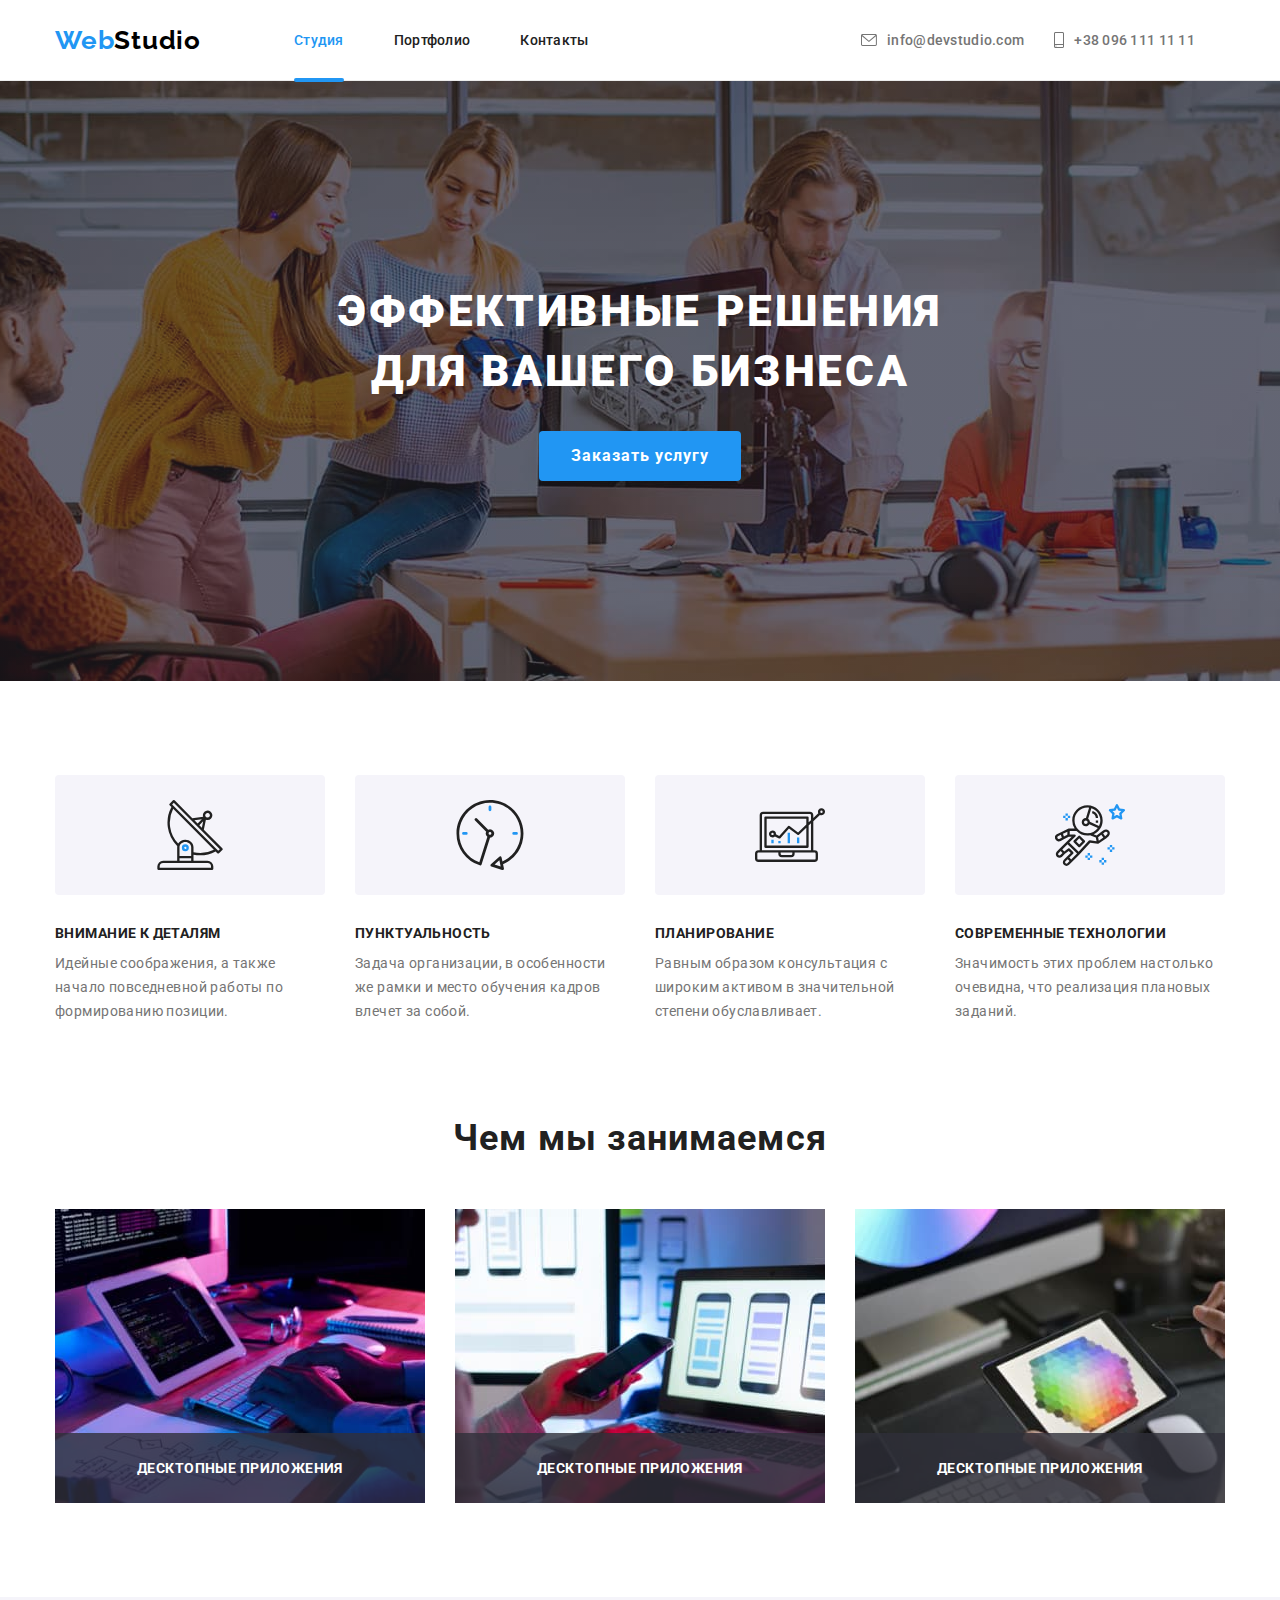
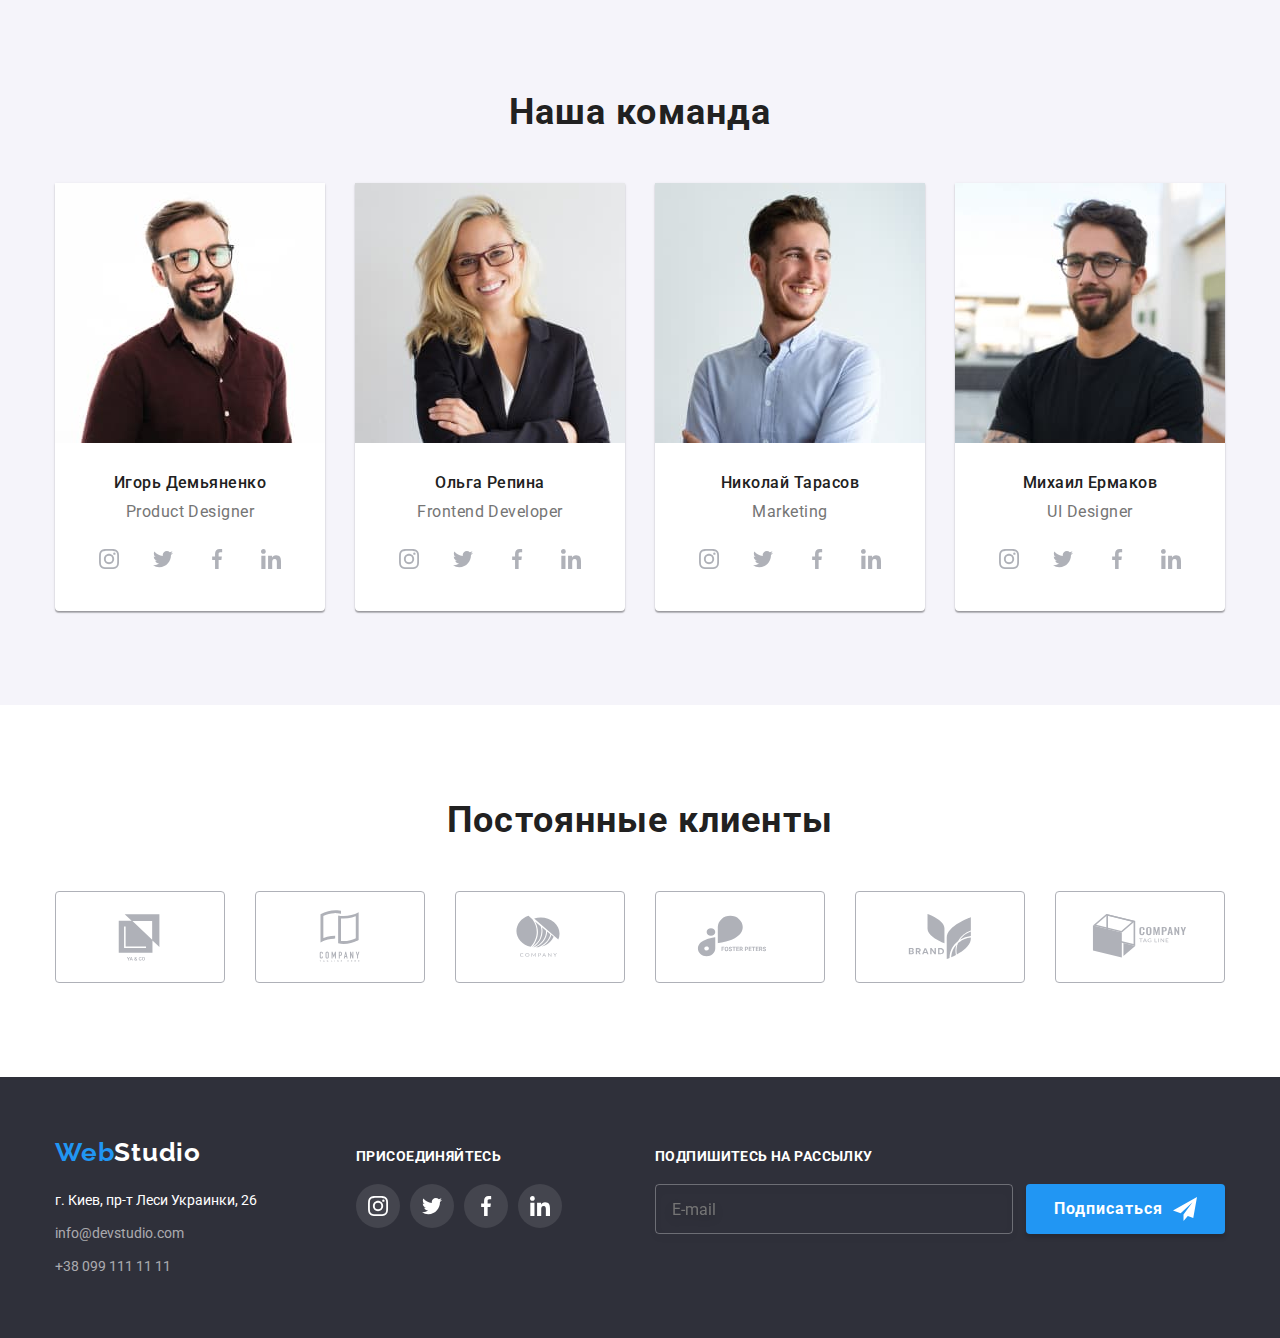
<file: index.html>
<!DOCTYPE html>
<html lang="ru">

<head>
    <meta charset="UTF-8">
    <meta http-equiv="X-UA-Compatible" content="IE=edge">
    <meta name="viewport" content="width=device-width, initial-scale=1.0">
    <link rel="stylesheet"
        href="https://cdnjs.cloudflare.com/ajax/libs/modern-normalize/1.0.0/modern-normalize.min.css" />
    <link rel="preconnect" href="https://fonts.googleapis.com">
    <link rel="preconnect" href="https://fonts.gstatic.com" crossorigin>
    <link
        href="https://fonts.googleapis.com/css2?family=Raleway:wght@700&family=Roboto:wght@400;500;700;900&display=swap"
        rel="stylesheet">
    <link rel="stylesheet" href="./css/styles.css" />
    <title>Web-Studio-(Version-2.1)</title>
</head>

<body>
    <header class="topline">
        <div class="container topper">
            <nav class="navigation">
                <a href="index.html" lang="en" class="logo">Web<span class="logo-top">Studio</span></a>
                <ul class="nav-list">
                    <li class="top-li"><a href="index.html" class="nav-link current">Студия</a></li>
                    <li class="top-li"><a href="portfolio.html" class="nav-link">Портфолио</a></li>
                    <li class="top-li"><a href="contacts.html" class="nav-link">Контакты</a></li>
                </ul>
            </nav>
            <ul class="contacts-top">
                <li class="top-li-contacts"><a href="mailto:info@devstudio.com" class="contacts-top-link">
                        <svg class="contacts-top-link-icon" width="16" height="12">
                            <use href="./images/icons.svg#icon-email"></use>
                        </svg>

                        info@devstudio.com</a>
                </li>
                <li class="top-li-contacts"><a href="tel:+380961111111" class="contacts-top-link">
                        <svg class="contacts-top-link-icon" width="10" height="16">
                            <use href="./images/icons.svg#icon-smartphone"></use>
                        </svg>

                        +38 096 111 11 11</a></li>
            </ul>
        </div>
    </header>
    <main>
        <section class="order">
            <div class="container">
                <h1 class="header">Эффективные решения для вашего бизнеса</h1>
                <button type="button" class="order-button" data-modal-open>Заказать услугу</button>
            </div>
            <div class="backdrop is-hidden" data-modal>
                <div class="modal">
                    <button class="modal-close" data-modal-close>
                        <svg class="close-icon" width="18" height="18">
                            <use href="./images/icons.svg#icon-close"></use>
                        </svg>
                    </button>
                    <h2 class="modal-header">Оставьте свои данные, мы вам перезвоним</h2>
                    <form class="modal-form">
                        <ul class="form-item">
                            <li class="form-li">
                                <label for="name" class="form-label">Имя</label>
                                <div class="input-box">
                                    <input type="text" name="name" id="name" class="form-input">
                                    <svg class="form-icon" width="18" height="18">
                                        <use href="./images/icons.svg#icon-person"></use>
                                    </svg>
                                </div>
                            </li>
                            <li class="form-li">
                                <label for="tel" class="form-label">Телефон</label>
                                <div class="input-box">
                                    <input type="tel" name="phone_number" id="tel" class="form-input">
                                    <svg class="form-icon" width="18" height="18">
                                        <use href="./images/icons.svg#icon-phone"></use>
                                    </svg>
                                </div>
                            </li>
                            <li class="form-li">
                                <label for="email" class="form-label">Почта</label>
                                <div class="input-box">
                                    <input type="email" name="email" id="email" class="form-input">
                                    <svg class="form-icon" width="18" height="18">
                                        <use href="./images/icons.svg#icon-email-black"></use>
                                    </svg>
                                </div>
                            </li>
                            <li class="form-li-text">
                                <label for="comment" class="form-label">Комментарий</label>
                                <textarea class="form-input-text" name="comment" id="comment"
                                    placeholder="Введите текст"></textarea>

                            </li>
                            <li class="form-li">
                                <label for="terms" class="form-checkbox">
                                    <input name="terms" id="terms" type="checkbox" class="checkbox visually-hidden" required>
                                    <span class="form-checkbox-item"></span>
                                    <span class="form-checkbox-border"></span>
                                    <svg class="form-checkbox-icon" width="16" height="15">
                                        <use href="./images/icons.svg#icon-check"></use>
                                    </svg>

                                    <span class="form-checkbox-text">Соглашаюсь с рассылкой и принимаю <a
                                            class="link-terms" href="" target="_blank">Условия договора</a></span>
                                </label>
                            </li>
                        </ul>
                        <button type="submit" class="form-button">Отправить</button>
                    </form>
                </div>
            </div>
        </section>
        <section class="section feature-padding">
            <div class="container">
                <h2 class="visually-hidden">Особенности</h2>
                <ul class="list">
                    <li class="feature box-margin">
                        <div class="feature-logo">
                            <svg width="70" height="70">
                                <use href="./images/icons.svg#icon-antenna"></use>
                            </svg>

                        </div>
                        <h3 class="feature-header">Внимание к деталям</h3>
                        <p class="feature-text">Идейные соображения, а также начало повседневной работы по формированию
                            позиции.</p>
                    </li>
                    <li class="feature box-margin">
                        <div class="feature-logo">
                            <svg width="70" height="70">
                                <use href="./images/icons.svg#icon-clock"></use>
                            </svg>

                        </div>
                        <h3 class="feature-header">Пунктуальность</h3>
                        <p class="feature-text">Задача организации, в особенности же рамки и место обучения кадров
                            влечет за
                            собой.</p>
                    </li>
                    <li class="feature box-margin">
                        <div class="feature-logo">
                            <svg width="70" height="70">
                                <use href="./images/icons.svg#icon-diagram"></use>
                            </svg>

                        </div>
                        <h3 class="feature-header">Планирование</h3>
                        <p class="feature-text">Равным образом консультация с широким активом в значительной степени
                            обуславливает.</p>
                    </li>
                    <li class="feature box-margin">
                        <div class="feature-logo">
                            <svg width="70" height="70">
                                <use href="./images/icons.svg#icon-astronaut"></use>
                            </svg>

                        </div>
                        <h3 class="feature-header">Современные технологии</h3>
                        <p class="feature-text">Значимость этих проблем настолько очевидна, что реализация плановых
                            заданий.
                        </p>
                    </li>
                </ul>
            </div>
        </section>
        <section class="section">
            <div class="container">
                <h2 class="about-header">Чем мы занимаемся</h2>
                <ul class="list">
                    <li class="about-box box-margin">
                        <img src="images/box1.jpg" alt="Разработка програмного обеспечения" width="370" />
                        <p class="box-label">Десктопные приложения</p>
                    </li>
                    <li class="about-box box-margin">
                        <img src="images/box2.jpg" alt="Тестирование модильных приложений" width="370" />
                        <p class="box-label">Десктопные приложения</p>
                    </li>
                    <li class="about-box box-margin">
                        <img src="images/box3.jpg" alt="Работа с палитрой цветов" width="370" />
                        <p class="box-label">Десктопные приложения</p>
                    </li>
                </ul>
            </div>
        </section>
        <section class="section team-background">
            <div class="container">
                <h2 class="team-header">Наша команда</h2>
                <ul class="team list">
                    <li class="team-card box-margin">
                        <img src="images/card1.jpg" alt="Фото Игоря Демьяненко" width="270" />
                        <div class="member">
                            <h3 class="member-name">Игорь Демьяненко</h3>
                            <p lang="en" class="member-profession">Product Designer</p>
                            <ul class="member-social">
                                <li><a href=" " class="member-social-link">
                                        <svg class="member-social-icon" width="20" height="20">
                                            <use href="./images/icons.svg#icon-instagram"></use>
                                        </svg>

                                    </a></li>
                                <li><a href=" " class="member-social-link">
                                        <svg class="member-social-icon" width="20" height="20">
                                            <use href="./images/icons.svg#icon-twitter"></use>
                                        </svg>

                                    </a></li>
                                <li><a href=" " class="member-social-link">
                                        <svg class="member-social-icon" width="20" height="20">
                                            <use href="./images/icons.svg#icon-facebook"></use>
                                        </svg>

                                    </a></li>
                                <li><a href=" " class="member-social-link">
                                        <svg class="member-social-icon" width="20" height="20">
                                            <use href="./images/icons.svg#icon-linkedin"></use>
                                        </svg>

                                    </a></li>
                            </ul>
                        </div>
                    </li>
                    <li class="team-card box-margin">
                        <img src="images/card2.jpg" alt="Фото Ольги Репиной" width="270" />
                        <div class="member">
                            <h3 class="member-name">Ольга Репина</h3>
                            <p lang="en" class="member-profession">Frontend Developer</p>
                            <ul class="member-social">
                                <li><a href=" " class="member-social-link">
                                        <svg class="member-social-icon" width="20" height="20">
                                            <use href="./images/icons.svg#icon-instagram"></use>
                                        </svg>

                                    </a></li>
                                <li><a href=" " class="member-social-link">
                                        <svg class="member-social-icon" width="20" height="20">
                                            <use href="./images/icons.svg#icon-twitter"></use>
                                        </svg>

                                    </a></li>
                                <li><a href=" " class="member-social-link">
                                        <svg class="member-social-icon" width="20" height="20">
                                            <use href="./images/icons.svg#icon-facebook"></use>
                                        </svg>

                                    </a></li>
                                <li><a href=" " class="member-social-link">
                                        <svg class="member-social-icon" width="20" height="20">
                                            <use href="./images/icons.svg#icon-linkedin"></use>
                                        </svg>

                                    </a></li>
                            </ul>

                        </div>
                    </li>
                    <li class="team-card box-margin">
                        <img src="images/card3.jpg" alt="Фото  Николая Тарасова" width="270" />
                        <div class="member">
                            <h3 class="member-name">Николай Тарасов</h3>
                            <p lang="en" class="member-profession">Marketing</p>
                            <ul class="member-social">
                                <li><a href=" " class="member-social-link">
                                        <svg class="member-social-icon" width="20" height="20">
                                            <use href="./images/icons.svg#icon-instagram"></use>
                                        </svg>

                                    </a></li>
                                <li><a href=" " class="member-social-link">
                                        <svg class="member-social-icon" width="20" height="20">
                                            <use href="./images/icons.svg#icon-twitter"></use>
                                        </svg>

                                    </a></li>
                                <li><a href=" " class="member-social-link">
                                        <svg class="member-social-icon" width="20" height="20">
                                            <use href="./images/icons.svg#icon-facebook"></use>
                                        </svg>

                                    </a></li>
                                <li><a href=" " class="member-social-link">
                                        <svg class="member-social-icon" width="20" height="20">
                                            <use href="./images/icons.svg#icon-linkedin"></use>
                                        </svg>

                                    </a></li>
                            </ul>

                        </div>
                    </li>
                    <li class="team-card box-margin">
                        <img src="images/card4.jpg" alt="Фото Михаила Ермакова" width="270" />
                        <div class="member">
                            <h3 class="member-name">Михаил Ермаков</h3>
                            <p lang="en" class="member-profession">UI Designer</p>
                            <ul class="member-social">
                                <li><a href=" " class="member-social-link">
                                        <svg class="member-social-icon" width="20" height="20">
                                            <use href="./images/icons.svg#icon-instagram"></use>
                                        </svg>

                                    </a></li>
                                <li><a href=" " class="member-social-link">
                                        <svg class="member-social-icon" width="20" height="20">
                                            <use href="./images/icons.svg#icon-twitter"></use>
                                        </svg>

                                    </a></li>
                                <li><a href=" " class="member-social-link">
                                        <svg class="member-social-icon" width="20" height="20">
                                            <use href="./images/icons.svg#icon-facebook"></use>
                                        </svg>

                                    </a></li>
                                <li><a href=" " class="member-social-link">
                                        <svg class="member-social-icon" width="20" height="20">
                                            <use href="./images/icons.svg#icon-linkedin"></use>
                                        </svg>

                                    </a></li>
                            </ul>

                        </div>
                    </li>
                </ul>
            </div>
        </section>
        <section class="section">
            <div class="container">
                <h2 class="client-heder">Постоянные клиенты</h2>
                <ul class="client-ul">
                    <li><a href=" " class="client-link">
                            <svg class="client-icon" width="106" height="60">
                                <use href="./images/icons.svg#icon-logo1"></use>
                            </svg>

                        </a></li>
                    <li><a href=" " class="client-link">
                            <svg class="client-icon" width="106" height="60">
                                <use href="./images/icons.svg#icon-logo2"></use>
                            </svg>

                        </a></li>
                    <li><a href=" " class="client-link">
                            <svg class="client-icon" width="106" height="60">
                                <use href="./images/icons.svg#icon-logo3"></use>
                            </svg>

                        </a></li>
                    <li><a href=" " class="client-link">
                            <svg class="client-icon" width="106" height="60">
                                <use href="./images/icons.svg#icon-logo4"></use>
                            </svg>

                        </a></li>
                    <li><a href=" " class="client-link">
                            <svg class="client-icon" width="106" height="60">
                                <use href="./images/icons.svg#icon-logo5"></use>
                            </svg>

                        </a></li>
                    <li><a href=" " class="client-link">
                            <svg class="client-icon" width="106" height="60">
                                <use href="./images/icons.svg#icon-logo6"></use>
                            </svg>
                        </a></li>
                </ul>
            </div>
        </section>
    </main>
    <footer class="footer-styles">
        <div class="container footer-item">
            <div class="contacts-bottom-box">
                <a href="index.html" lang="en" class="logo">Web<span class="logo-bottom">Studio</span></a>
                <address class="address">
                    <ul>
                        <li class="contacts-bottom"><a href="https://goo.gl/maps/pBQsYzYw25E7k7aP6"
                                class="address-link">г.
                                Киев, пр-т Леси
                                Украинки,
                                26</a></li>
                        <li class="contacts-bottom"><a href="mailto:info@devstudio.com"
                                class="contacts-bottom-link">info@devstudio.com</a></li>
                        <li><a href="tel:+380991111111" class="contacts-bottom-link">+38 099 111 11 11</a></li>
                    </ul>
                </address>
            </div>
            <div class="social">
                <h2 class="social-heder">присоединяйтесь</h2>
                <ul class="social-ul">
                    <li><a href=" " class="social-link-bottom">
                            <svg class="social-icon" width="20" height="20">
                                <use href="./images/icons.svg#icon-instagram"></use>
                            </svg>

                        </a></li>
                    <li><a href=" " class="social-link-bottom">
                            <svg class="social-icon" width="20" height="20">
                                <use href="./images/icons.svg#icon-twitter"></use>
                            </svg>

                        </a></li>
                    <li><a href=" " class="social-link-bottom">
                            <svg class="social-icon" width="20" height="20">
                                <use href="./images/icons.svg#icon-facebook"></use>
                            </svg>

                        </a></li>
                    <li><a href=" " class="social-link-bottom">
                            <svg class="social-icon" width="20" height="20">
                                <use href="./images/icons.svg#icon-linkedin"></use>
                            </svg>

                        </a></li>
                </ul>
            </div>
            <div class="subscription">
                <h2 class="subscription-heder">Подпишитесь на рассылку</h2>
                <form class="subscription-item">
                    <input type="email" name="email-bottom" id="email-bottom" class="subscription-input"
                        placeholder="E-mail">
                    <button type="submit" class="subscription-button">Подписаться
                        <svg class="subscription-icon" width="24" height="24">
                            <use href="./images/icons.svg#icon-send"></use>
                        </svg>
                    </button>
                </form>
            </div>
        </div>
    </footer>
    <script src="./js/modal.js"></script>
</body>

</html>
</file>
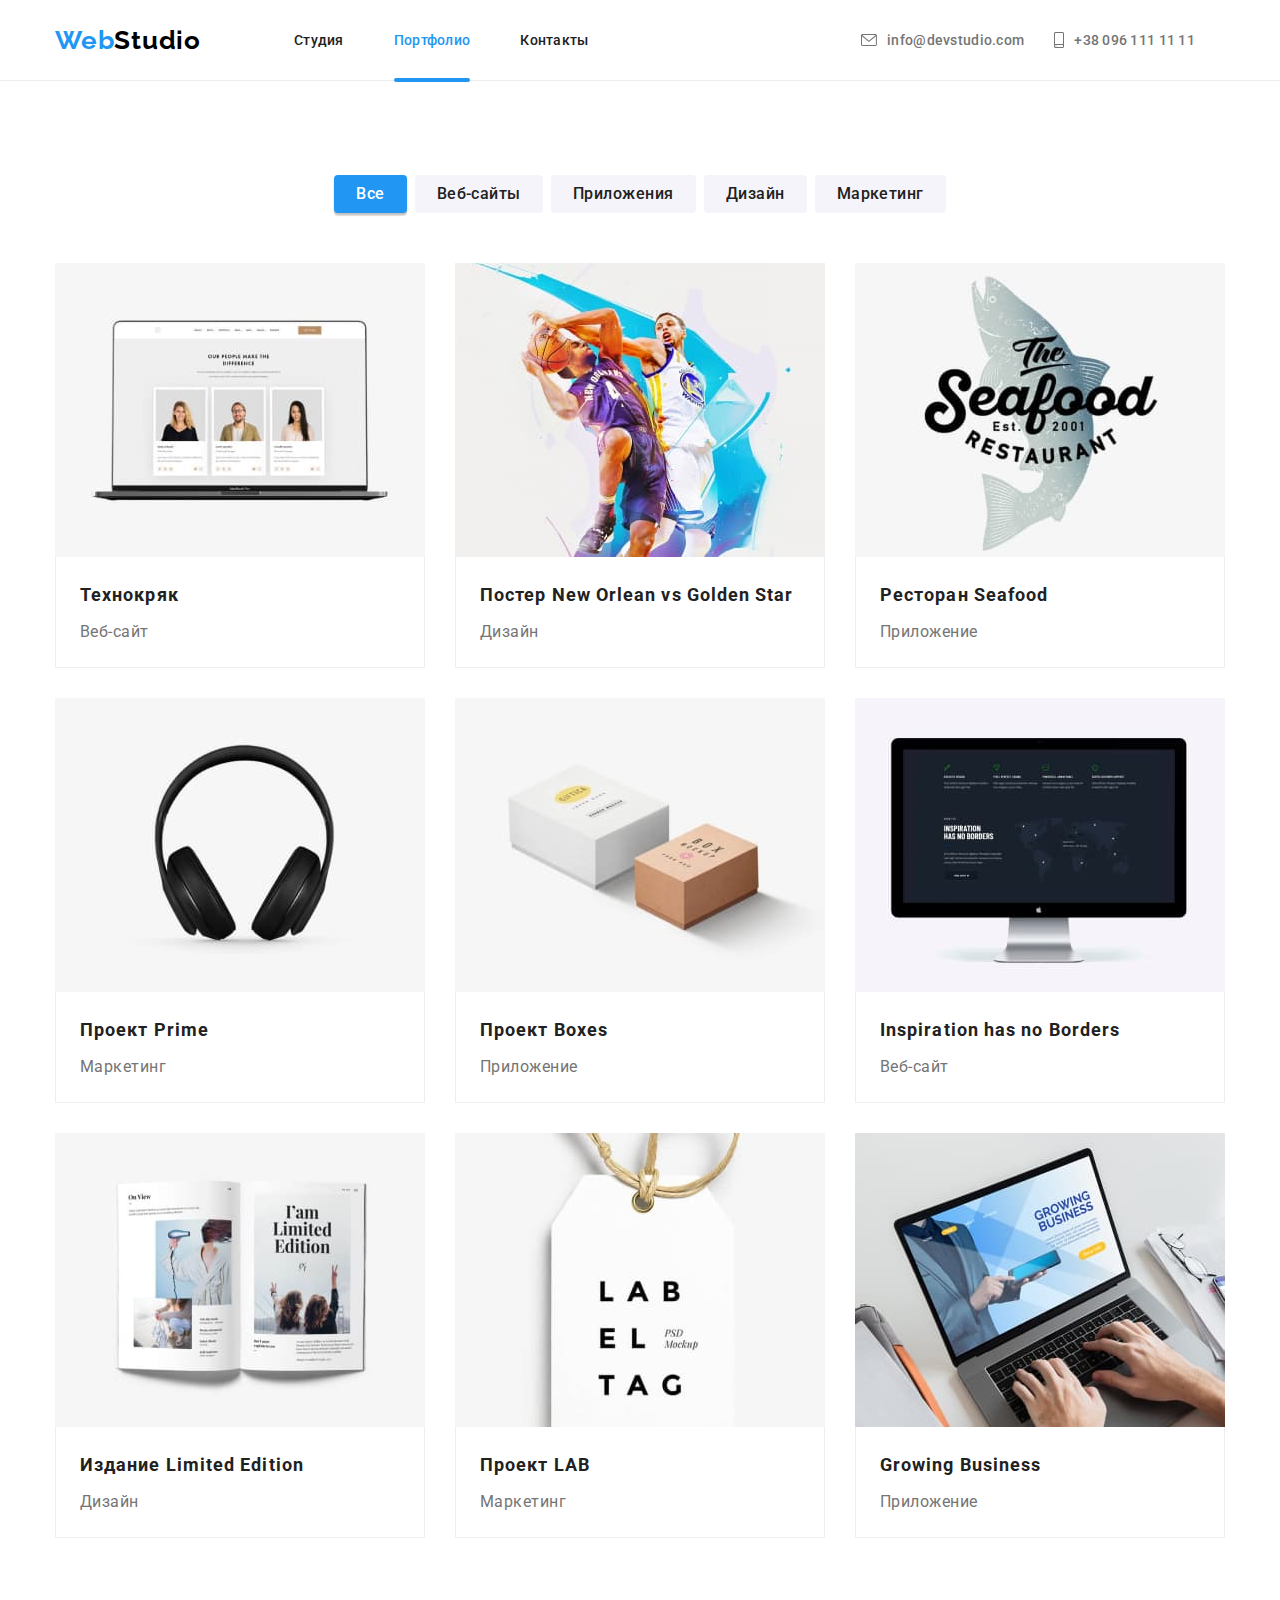
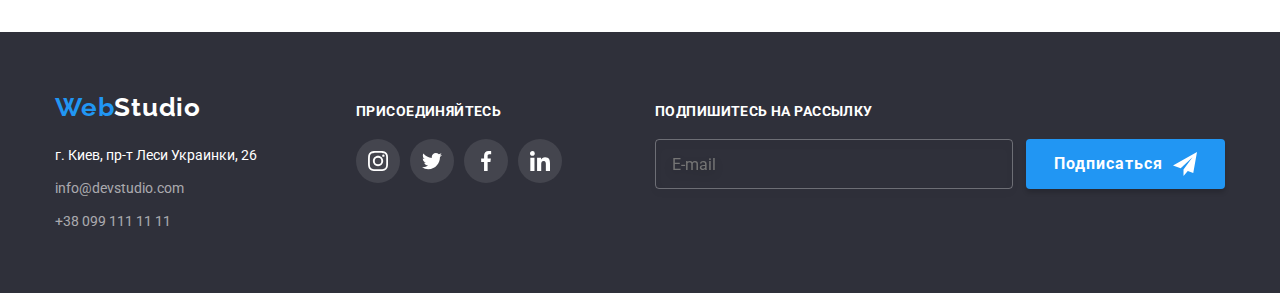
<file: portfolio.html>
<!DOCTYPE html>
<html lang="ru">

<head>
    <meta charset="UTF-8">
    <meta http-equiv="X-UA-Compatible" content="IE=edge">
    <meta name="viewport" content="width=device-width, initial-scale=1.0">
    <link rel="stylesheet"
        href="https://cdnjs.cloudflare.com/ajax/libs/modern-normalize/1.0.0/modern-normalize.min.css" />
    <link rel="preconnect" href="https://fonts.googleapis.com">
    <link rel="preconnect" href="https://fonts.gstatic.com" crossorigin>
    <link
        href="https://fonts.googleapis.com/css2?family=Raleway:wght@700&family=Roboto:wght@400;500;700;900&display=swap"
        rel="stylesheet">
    <link rel="stylesheet" href="./css/styles.css" />
    <title>Портфолио</title>
</head>

<body>
    <header class="topline">
        <div class="container topper">
            <nav class="navigation">
                <a href="index.html" lang="en" class="logo">Web<span class="logo-top">Studio</span></a>
                <ul class="nav-list">
                    <li class="top-li"><a href="index.html" class="nav-link">Студия</a></li>
                    <li class="top-li"><a href="portfolio.html" class="nav-link current">Портфолио</a></li>
                    <li class="top-li"><a href="contacts.html" class="nav-link">Контакты</a></li>
                </ul>
            </nav>
            <ul class="contacts-top">
                <li class="top-li-contacts"><a href="mailto:info@devstudio.com" class="contacts-top-link">
                        <svg class="contacts-top-link-icon" width="16" height="12">
                            <use href="./images/icons.svg#icon-email"></use>
                        </svg>

                        info@devstudio.com</a>
                </li>
                <li class="top-li-contacts"><a href="tel:+380961111111" class="contacts-top-link">
                        <svg class="contacts-top-link-icon" width="10" height="16">
                            <use href="./images/icons.svg#icon-smartphone"></use>
                        </svg>

                        +38 096 111 11 11</a></li>
            </ul>

        </div>
    </header>
    <main>
        <section class="section">
            <div class="container">
                <h1 class="visually-hidden">Работы</h1>
                <ul class="filter">
                    <li class="filter-box"><button type="button" class="filter-button primary">Все</button></li>
                    <li class="filter-box"><button type="button" class="filter-button">Веб-сайты</button></li>
                    <li class="filter-box"><button type="button" class="filter-button">Приложения</button></li>
                    <li class="filter-box"><button type="button" class="filter-button">Дизайн</button></li>
                    <li class="filter-box"><button type="button" class="filter-button">Маркетинг</button></li>
                </ul>
                <ul class="portfolio">
                    <li class="project-margin"><a href=" " class="project-link">
                            <div class="project-pictures">
                                <img src="images/portfolio1.jpg" alt="Технокряк" width="370" />
                                <div class="project-overlay">
                                    <p class="project-description">Технокряк это современная площадка распространения
                                        короновируса. Компания использует эту платформу для цифрового шпионажа и атак на
                                        защищенные сервера конкурентов.</p>
                                </div>
                            </div>
                            <div class="project">
                                <h2 class="project-heder">Технокряк</h2>
                                <p class="project-text">Веб-сайт</p>
                            </div>
                        </a>
                    </li>
                    <li class="project-margin"><a href=" " class="project-link">
                            <div class="project-pictures">
                                <img src="images/portfolio2.jpg" alt="Постер New Orlean vs Golden Star" width="370" />
                                <div class="project-overlay">
                                    <p class="project-description">Ресурс предлагает комплексные предложения с разным
                                        уровнем функционала и сервисов. Все это позволит посетителю получить
                                        исчерпывающие сведения о компании или частном лице.</p>
                                </div>
                            </div>
                            <div class="project">
                                <h2 class="project-heder">Постер <span lang="en">New Orlean vs Golden Star</span></h2>
                                <p class="project-text">Дизайн</p>
                            </div>
                        </a>
                    </li>
                    <li class="project-margin"><a href=" " class="project-link">
                            <div class="project-pictures">
                                <img src="images/portfolio3.jpg" alt="Ресторан Seafood" width="370" />
                                <div class="project-overlay">
                                    <p class="project-description">Ресурс предлагает комплексные предложения с разным
                                        уровнем функционала и сервисов. Все это позволит посетителю получить
                                        исчерпывающие сведения о компании или частном лице.</p>
                                </div>
                            </div>
                            <div class="project">
                                <h2 class="project-heder">Ресторан <span lang="en">Seafood</span></h2>
                                <p class="project-text">Приложение</p>
                            </div>
                        </a>
                    </li>
                    <li class="project-margin"><a href=" " class="project-link">
                            <div class="project-pictures">
                                <img src="images/portfolio4.jpg" alt="Проект Prime" width="370" />
                                <div class="project-overlay">
                                    <p class="project-description">Ресурс предлагает комплексные предложения с разным
                                        уровнем функционала и сервисов. Все это позволит посетителю получить
                                        исчерпывающие сведения о компании или частном лице.</p>
                                </div>
                            </div>
                            <div class="project">
                                <h2 class="project-heder">Проект <span lang="en">Prime</span></h2>
                                <p class="project-text">Маркетинг</p>
                            </div>
                        </a>
                    </li>
                    <li class="project-margin"><a href=" " class="project-link">
                            <div class="project-pictures">
                                <img src="images/portfolio5.jpg" alt="Проект Boxes" width="370" />
                                <div class="project-overlay">
                                    <p class="project-description">Ресурс предлагает комплексные предложения с разным
                                        уровнем функционала и сервисов. Все это позволит посетителю получить
                                        исчерпывающие сведения о компании или частном лице.</p>
                                </div>
                            </div>
                            <div class="project">
                                <h2 class="project-heder">Проект <span lang="en">Boxes</span></h2>
                                <p class="project-text">Приложение</p>
                            </div>
                        </a>
                    </li>
                    <li lang="en" class="project-margin"><a href=" " class="project-link">
                            <div class="project-pictures">
                                <img src="images/portfolio6.jpg" alt="Inspiration has no Borders" width="370"
                                    lang="en" />
                                <div class="project-overlay">
                                    <p class="project-description">Ресурс предлагает комплексные предложения с разным
                                        уровнем функционала и сервисов. Все это позволит посетителю получить
                                        исчерпывающие сведения о компании или частном лице.</p>
                                </div>
                            </div>
                            <div class="project">
                                <h2 class="project-heder" lang="en">Inspiration has no Borders</h2>
                                <p lang="ru" class="project-text">Веб-сайт</p>
                            </div>
                        </a>
                    </li>
                    <li class="project-margin"><a href=" " class="project-link">
                            <div class="project-pictures">
                                <img src="images/portfolio7.jpg" alt="Издание Limited Edition" width="370" />
                                <div class="project-overlay">
                                    <p class="project-description">Ресурс предлагает комплексные предложения с разным
                                        уровнем функционала и сервисов. Все это позволит посетителю получить
                                        исчерпывающие сведения о компании или частном лице.</p>
                                </div>
                            </div>
                            <div class="project">
                                <h2 class="project-heder">Издание <span lang="en">Limited Edition</span></h2>
                                <p class="project-text">Дизайн</p>
                            </div>
                        </a>
                    </li>
                    <li class="project-margin"><a href=" " class="project-link">
                            <div class="project-pictures">
                                <img src="images/portfolio8.jpg" alt="Проект LAB" width="370" />
                                <div class="project-overlay">
                                    <p class="project-description">Ресурс предлагает комплексные предложения с разным
                                        уровнем функционала и сервисов. Все это позволит посетителю получить
                                        исчерпывающие сведения о компании или частном лице.</p>
                                </div>
                            </div>
                            <div class="project">
                                <h2 class="project-heder">Проект <span lang="en">LAB</span></h2>
                                <p class="project-text">Маркетинг</p>
                            </div>
                        </a>
                    </li>
                    <li lang="en" class="project-margin"><a href=" " class="project-link">
                            <div class="project-pictures">
                                <img src="images/portfolio9.jpg" alt="Growing Business" width="370" lang="en" />
                                <div class="project-overlay">
                                    <p class="project-description">Ресурс предлагает комплексные предложения с разным
                                        уровнем функционала и сервисов. Все это позволит посетителю получить
                                        исчерпывающие сведения о компании или частном лице.</p>
                                </div>
                            </div>
                            <div class="project">
                                <h2 class="project-heder" lang="en">Growing Business</h2>
                                <p lang="ru" class="project-text">Приложение</p>
                            </div>
                        </a>
                    </li>
                </ul>
            </div>
        </section>
    </main>
    <footer class="footer-styles">
        <div class="container footer-item">
            <div class="contacts-bottom-box">
                <a href="index.html" lang="en" class="logo">Web<span class="logo-bottom">Studio</span></a>
                <address class="address">
                    <ul>
                        <li class="contacts-bottom"><a href="https://goo.gl/maps/pBQsYzYw25E7k7aP6"
                                class="address-link">г.
                                Киев, пр-т Леси
                                Украинки,
                                26</a></li>
                        <li class="contacts-bottom"><a href="mailto:info@devstudio.com"
                                class="contacts-bottom-link">info@devstudio.com</a></li>
                        <li><a href="tel:+380991111111" class="contacts-bottom-link">+38 099 111 11 11</a></li>
                    </ul>
                </address>
            </div>
            <div class="social">
                <h2 class="social-heder">присоединяйтесь</h2>
                <ul class="social-ul">
                    <li><a href=" " class="social-link-bottom">
                            <svg class="social-icon" width="20" height="20">
                                <use href="./images/icons.svg#icon-instagram"></use>
                            </svg>

                        </a></li>
                    <li><a href=" " class="social-link-bottom">
                            <svg class="social-icon" width="20" height="20">
                                <use href="./images/icons.svg#icon-twitter"></use>
                            </svg>

                        </a></li>
                    <li><a href=" " class="social-link-bottom">
                            <svg class="social-icon" width="20" height="20">
                                <use href="./images/icons.svg#icon-facebook"></use>
                            </svg>

                        </a></li>
                    <li><a href=" " class="social-link-bottom">
                            <svg class="social-icon" width="20" height="20">
                                <use href="./images/icons.svg#icon-linkedin"></use>
                            </svg>

                        </a></li>
                </ul>
            </div>
            <div class="subscription">
                <h2 class="subscription-heder">Подпишитесь на рассылку</h2>
                <form class="subscription-item">
                    <input type="email" name="email-bottom" id="email-bottom" class="subscription-input"
                        placeholder="E-mail">
                    <button type="submit" class="subscription-button">Подписаться
                        <svg class="subscription-icon" width="24" height="24">
                            <use href="./images/icons.svg#icon-send"></use>
                        </svg>
                    </button>
                </form>
            </div>
        </div>
    </footer>
</body>

</html>
</file>
<file: css/styles.css>
:root {
    --hover-color: #2196F3;
    --header-text-color: #212121;
    --simple-text-color: #757575;
    --logo-top-color: #000;
    --button-filter-color: #F5F4FA;
    --background-color: #FFFFFF;
    --background-footer-color: #2F303A;
    --border-project-color: #EEEEEE;
    --contacts-bottom-color: rgba(255, 255, 255, 0.6);
}

body {
    background-color: var(--background-color);
    font-family: 'Roboto', sans-serif;
    margin: 0;
    padding: 0;
    border: 0;
}

p,
h1,
h2,
h3 {
    margin: 0;
}

ul {
    margin: 0;
    padding: 0;
    list-style: none;
}

.list {
    display: flex;
    align-items: center;
}

img {
    display: block;
    max-width: 100%;
    height: auto;
}

.container {
    width: 1200px;
    margin-right: auto;
    margin-left: auto;
    padding-left: 15px;
    padding-right: 15px;
}

/* top */
.topline {
    border-bottom: 1px solid #ECECEC;
}

.topper {
    display: flex;
    align-items: center;
}

.logo {
    font-family: 'Raleway';
    font-weight: 700;
    font-size: 26px;
    line-height: calc(31 / 26);
    letter-spacing: 0.03em;
    color: var(--hover-color);
    text-decoration: none;
}

.logo-top {
    color: var(--logo-top-color);
}

.logo-bottom {
    color: var(--background-color);
}

.navigation {
    align-items: center;
    display: flex;
}

.nav-list {
    margin-left: 93px;
    display: flex;
}

.top-li {
    margin-right: 50px;
    align-items: center;
    color: currentColor;
}


.top-li-contacts {
    margin-right: 30px;
    align-items: center;
}

.top-li:last-child {
    margin-right: 0;
}

.nav-link::after {
    content: '';
    position: absolute;
    display: block;
    left: 0;
    bottom: -2px;
    width: 100%;
    height: 4px;
    background-color: var(--hover-color);
    border-radius: 2px;
    opacity: 0;
    transition: opacity 250ms cubic-bezier(0.4, 0, 0.2, 1);
}

.nav-link {
    position: relative;
    padding-top: 32px;
    padding-bottom: 32px;
    display: block;
    font-weight: 500;
    font-size: 14px;
    line-height: calc(16 / 14);
    letter-spacing: 0.02em;
    text-decoration: none;
    color: var(--header-text-color);
    transition: color 250ms cubic-bezier(0.4, 0, 0.2, 1);
}

.nav-link:hover,
.nav-link:hover:after,
.nav-link:focus,
.nav-link:focus:after,
.nav-link.current,
.nav-link.current:after {
    color: var(--hover-color);
    opacity: 1;
}

.contacts-top {
    margin-left: auto;
    display: flex;
    align-items: center;
}


.contacts-top-link {
    display: flex;
    align-items: center;
    padding-top: 32px;
    padding-bottom: 32px;
    font-weight: 500;
    font-size: 14px;
    line-height: calc(16 / 14);
    letter-spacing: 0.02em;
    text-decoration: none;
    color: var(--simple-text-color);
    transition: color 250ms cubic-bezier(0.4, 0, 0.2, 1);

}

.contacts-top-link:hover,
.contacts-top-link:focus {
    color: var(--hover-color);
}

.contacts-top-link-icon {
    display: flex;
    align-items: center;
    margin-right: 10px;
    fill: currentColor;
}

/* portfolio styles */
.section {
    padding-top: 94px;
    padding-bottom: 94px;
}



.visually-hidden {
    position: absolute;
    width: 1px;
    height: 1px;
    margin: -lpx;
    border: 0;
    padding: 0;
    white-space: nowrap;
    clip-path: inset(100%);
    clip: rect(0 0 0 0);
    overflow: hidden;
}

.filter {
    display: flex;
    justify-content: center;
}

.filter-box:not(:last-child) {
    margin-right: 8px;
}

.filter-button {
    padding-left: 22px;
    padding-top: 6px;
    padding-right: 22px;
    padding-bottom: 6px;
    background-color: var(--button-filter-color);
    border-radius: 4px;
    border-style: hidden;
    font-weight: 500;
    font-size: 16px;
    line-height: calc(26 / 16);
    text-align: center;
    letter-spacing: 0.03em;
    color: var(--header-text-color);
    white-space: nowrap;
    cursor: pointer;
    transition: background-color 250ms cubic-bezier(0.4, 0, 0.2, 1),
        color 250ms cubic-bezier(0.4, 0, 0.2, 1),
        box-shadow 250ms cubic-bezier(0.4, 0, 0.2, 1);
}

.filter-button:hover,
.filter-button:focus,
.filter-button.primary {
    border-color: var(--hover-color);
    color: var(--background-color);
    background-color: var(--hover-color);
    box-shadow: 0px 3px 1px rgba(0, 0, 0, 0.1), 0px 1px 2px rgba(0, 0, 0, 0.08), 0px 2px 2px rgba(0, 0, 0, 0.12);
}

.portfolio {
    display: flex;
    flex-wrap: wrap;
    margin-top: 50px;
}

.project {
    padding-top: 20px;
    padding-left: 24px;
    padding-right: 24px;
    padding-bottom: 20px;
    border-bottom: 1px solid var(--border-project-color);
    border-left: 1px solid var(--border-project-color);
    border-right: 1px solid var(--border-project-color);
}

.project-link {
    display: block;
    text-decoration: none;
    transition: box-shadow 250ms cubic-bezier(0.4, 0, 0.2, 1);
}

.project-link:hover,
.project-link:focus {
    box-shadow: 0px 1px 1px rgba(0, 0, 0, 0.12), 0px 4px 4px rgba(0, 0, 0, 0.06), 1px 4px 6px rgba(0, 0, 0, 0.16);
}

.project-margin:not(:nth-child(3n)) {
    margin-right: 30px;
}

.project-margin:not(:nth-last-child(-n+3)) {
    margin-bottom: 30px;
}

.project-pictures {
    position: relative;
    overflow: hidden;
}

.project-overlay {
    position: absolute;
    left: 0;
    bottom: -100%;
    width: 100%;
    height: 100%;
    padding: 24px;
    display: flex;
    align-items: center;
    background: rgba(33, 150, 243, 0.9);
    transform: translateY(0);
    transition: transform 250ms cubic-bezier(0.4, 0, 0.2, 1);
}

.project-link:hover .project-overlay,
.project-link:focus .project-overlay {
    transform: translateY(-100%);
}

.project-description {
    font-weight: 400;
    font-size: 18px;
    line-height: 28px;
    letter-spacing: 0.03em;
    color: #FFFFFF;
}

.project-heder {
    margin-bottom: 4px;
    font-weight: 700;
    font-size: 18px;
    line-height: calc(36 / 18);
    letter-spacing: 0.06em;
    color: var(--header-text-color);
}

.project-text {
    font-size: 16px;
    line-height: calc(30 / 16);
    letter-spacing: 0.03em;
    color: var(--simple-text-color);
}


/* footer */
.footer-styles {
    padding-top: 60px;
    padding-bottom: 60px;
    background-color: var(--background-footer-color);
}

.footer-item {
    display: flex;
    align-items: baseline;
   
}

.contacts-bottom-box {
    display: block;
    width: 231px;
}

.address {
    margin-top: 20px;
}


.address-link {
    font-style: normal;
    font-size: 14px;
    line-height: calc(24 / 14);
    text-decoration: none;
    color: var(--background-color);
    transition: color 250ms cubic-bezier(0.4, 0, 0.2, 1);
}

.address-link:hover,
.address-link:focus {
    color: var(--hover-color);
}

.contacts-bottom {
    margin-bottom: 9px;
}

.contacts-bottom-link {
    font-style: normal;
    font-size: 14px;
    line-height: calc(24 /14);
    text-decoration: none;
    color: var(--contacts-bottom-color);
    transition: color 250ms cubic-bezier(0.4, 0, 0.2, 1);
}

.contacts-bottom-link:hover,
.contacts-bottom-link:focus {
    color: var(--hover-color);
}

.social {
    display: block;
    margin-left: 70px;
}

.social-heder {
    font-weight: 700;
    font-size: 14px;
    line-height: 16px;
    letter-spacing: 0.03em;
    text-transform: uppercase;
    color: var(--background-color);
}

.social-ul {
    gap: 10px;
    display: flex;
    justify-content: center;
    margin-top: 20px;
}

.social-link-bottom {
    display: flex;
    align-items: center;
    justify-content: center;
    width: 44px;
    height: 44px;
    border-radius: 50%;
    border-style: hidden;
    cursor: pointer;
    color: var(--background-color);
    background-color: rgba(255, 255, 255, 0.1);
    transition: background-color 250ms cubic-bezier(0.4, 0, 0.2, 1),
        color 250ms cubic-bezier(0.4, 0, 0.2, 1);
}

.social-link-bottom:hover,
.social-link-bottom:focus {
    background-color: var(--hover-color);
    color: var(--background-color);
}

.social-icon {
    display: flex;
    align-items: center;
    justify-content: center;
    fill: currentColor;
}

.subscription {
    width: 570px;
    margin-left: 93px;
}

.subscription-heder {
    font-weight: 700;
    font-size: 14px;
    line-height: 16px;
    letter-spacing: 0.03em;
    text-transform: uppercase;
    color: var(--background-color);
}

.subscription-item {
    display: flex;
    align-items: center;
    justify-content: space-between;
    margin-top: 20px;
}

.subscription-input {
    padding: 16px;
    width: 358px;
    height: 50px;
    color: var(--background-color);
    background-color: transparent;
    border: 1px solid rgba(255, 255, 255, 0.3);
    filter: drop-shadow(0px 4px 4px rgba(0, 0, 0, 0.15));
    border-radius: 4px;
}

.subscription-input:focus {
    outline-color: #2196F3;
    border-color: #2196F3;
}

.subscription-button {
    display: flex;
    align-items: center;
    justify-content: center;
    padding: 10px 28px;
    cursor: pointer;
    font-weight: 700;
    font-size: 16px;
    line-height: 30px;
    text-align: center;
    letter-spacing: 0.06em;
    border-style: hidden;
    color: var(--background-color);
    background-color: #2196F3;
    box-shadow: 0px 4px 4px rgba(0, 0, 0, 0.15);
    border-radius: 4px;
    transition: background-color 250ms cubic-bezier(0.4, 0, 0.2, 1),
        box-shadow 250ms cubic-bezier(0.4, 0, 0.2, 1);

}

.subscription-button:hover,
.subscription-button:focus {
    background-color: #188CE8;
    box-shadow: 0px 4px 4px rgba(0, 0, 0, 0.15);
}

.subscription-icon {
    display: flex;
    align-items: center;
    margin-left: 10px;
    fill: currentColor;

}

/* index styles */
.order {
    height: 600px;
    max-width: 1600px;
    margin-left: auto;
    margin-right: auto;
    padding-top: 200px;
    padding-bottom: 200px;
    background-image: linear-gradient(rgba(47, 48, 58, 0.4), rgba(47, 48, 58, 0.4)), url(../images/bgimg.jpg);
    background-repeat: no-repeat;
    background-size: cover;
    background-position: center;
    background-color: #C4C4C4;
}


.header {
    max-width: 700px;
    font-weight: 900;
    font-size: 44px;
    line-height: calc(60 / 44);
    text-align: center;
    letter-spacing: 0.06em;
    text-transform: uppercase;
    color: var(--background-color);
    align-items: center;
    margin-left: auto;
    margin-right: auto;
    padding: 0;

}

.order-button {
    font-weight: 700;
    font-size: 16px;
    line-height: calc(30 / 16);
    text-align: center;
    letter-spacing: 0.06em;
    cursor: pointer;
    border-style: hidden;
    color: var(--background-color);
    background-color: var(--hover-color);
    border-radius: 4px;
    margin-top: 30px;
    margin-left: auto;
    margin-right: auto;
    padding-left: 32px;
    padding-top: 10px;
    padding-right: 32px;
    padding-bottom: 10px;
    align-items: center;
    display: block;
    transition: background-color 250ms cubic-bezier(0.4, 0, 0.2, 1),
        box-shadow 250ms cubic-bezier(0.4, 0, 0.2, 1);
}

.order-button:hover,
.order-button:focus {
    background-color: #188CE8;
    box-shadow: 0px 4px 4px rgba(0, 0, 0, 0.15);
}

.backdrop {
    position: fixed;
    top: 0;
    left: 0;
    width: 100%;
    height: 100%;
    background-color: rgba(0, 0, 0, 0.2);
    transition: opacity 250ms cubic-bezier(0.4, 0, 0.2, 1),
        visibility 250ms cubic-bezier(0.4, 0, 0.2, 1);
}

.backdrop.is-hidden .modal {
    transform: translate(-50%, -50%) scale(0) rotate(180deg);
}

.modal {
    position: absolute;
    top: 50%;
    left: 50%;
    transform: translate(-50%, -50%) scale(1) rotate(0);
    min-width: 528px;
    min-height: 581px;
    padding: 40px;
    background: #FFFFFF;
    box-shadow: 0px 1px 3px rgba(0, 0, 0, 0.12), 0px 1px 1px rgba(0, 0, 0, 0.14), 0px 2px 1px rgba(0, 0, 0, 0.2);
    border-radius: 4px;
    transition: transform 250ms cubic-bezier(0.4, 0, 0.2, 1);
}

.is-hidden {
    opacity: 0;
    pointer-events: none;
    visibility: hidden;

}

.modal-close {
    display: flex;
    align-items: center;
    justify-content: center;
    position: absolute;
    right: 8px;
    top: 8px;
    width: 30px;
    height: 30px;
    border-radius: 50%;
    background: #FFFFFF;
    border: 1px solid rgba(0, 0, 0, 0.1);
    cursor: pointer;
    transition: border-color 250ms cubic-bezier(0.4, 0, 0.2, 1),
        color 250ms cubic-bezier(0.4, 0, 0.2, 1);

}

.close-icon {
    fill: currentColor;
}

.modal-close:hover,
.modal-close:focus {
    border-color: #188CE8;
    color: #188CE8;
}

.no-scroll {
    overflow: hidden;
}

.modal-header {
    font-weight: 700;
    font-size: 20px;
    line-height: 23px;
    text-align: center;
    letter-spacing: 0.03em;
    color: #212121;
}
.modal-form {
    margin-top: 12px;
}
.form-item {
    display: block;
    text-align: left;
    margin-bottom: 30px;

}

.form-li:not(:nth-last-child(-n+2)) {
    margin-bottom: 10px;
}

.form-li-text {
    margin-bottom: 20px;
}


.form-label {
    display: flex;
    margin-bottom: 4px;
    font-weight: 400;
    font-size: 12px;
    line-height: 14px;
    letter-spacing: 0.01em;
    color: #757575;
}

.input-box {
    display: flex;
    position: relative;
}

.form-input {
    display: flex;
    padding-left: 42px;
    width: 448px;
    height: 40px;
    color: #757575;
    border: 1px solid rgba(33, 33, 33, 0.2);
    border-radius: 4px;
}

.form-input:focus,
.form-input-text:focus {
    outline-color: #2196F3;
}

.form-input:focus+.form-icon {
    color: #2196F3;
}




.form-icon {
    position: absolute;
    display: flex;
    top: 50%;
    transform: translateY(-50%);
    left: 12px;
    align-items: center;
    fill: currentColor;
}


.form-input-text {
    display: flex;
    margin-top: 4px;
    /*margin-bottom: 20px;*/
    padding: 12px 16px;
    width: 448px;
    height: 120px;
    resize: none;
    color: #757575;
    border: 1px solid rgba(33, 33, 33, 0.2);
    border-radius: 4px;
}

.form-checkbox {
    display: flex;
    align-items: center;
    justify-content: center;
}

.checkbox:checked~.form-checkbox-icon {
    opacity: 1;
}

.checkbox:checked+.form-checkbox-border {
    opacity: 0;
}

.form-checkbox-item {
    display: inline-block;
    position: relative;
    Width: 16px;
    Height: 15px;
}

.form-checkbox-border {
    display: inline-block;
    position: absolute;
    left: 52px;
    Width: 16px;
    Height: 15px;
    border: 2px solid #212121;
    border-radius: 2px;
    opacity: 1;
}

.form-checkbox-icon {
    display: inline-block;
    position: absolute;
    left: 52px;
    opacity: 0;
}

.form-checkbox-text {
    margin-left: 8px;
    font-weight: 400;
    font-size: 14px;
    line-height: 24px;
    letter-spacing: 0.03em;
    color: #757575;
}

.link-terms {
    font-weight: 400;
    font-size: 14px;
    line-height: 24px;
    letter-spacing: 0.03em;
    color: #2196F3;
    text-decoration: underline;
}

.form-button {
    display: flex;
    align-items: center;
    justify-content: center;
    margin-left: auto;
    margin-right: auto;
    padding: 10px 55px;
    font-weight: 700;
    font-size: 16px;
    line-height: 30px;
    border-style: hidden;
    text-align: center;
    letter-spacing: 0.06em;
    color: #FFFFFF;
    background-color: #2196F3;
    border-radius: 4px;
    cursor: pointer;
    transition: background-color 250ms cubic-bezier(0.4, 0, 0.2, 1),
        box-shadow 250ms cubic-bezier(0.4, 0, 0.2, 1);

}

.form-button:hover,
.form-button:focus {
    background-color: #188CE8;
    box-shadow: 0px 4px 4px rgba(0, 0, 0, 0.15);
}

.feature {
    max-width: 270px;

}

.feature-logo {
    display: flex;
    align-items: center;
    justify-content: center;
    height: 120px;
    margin-bottom: 30px;
    background: #F5F4FA;
    border-style: hidden;
    border-radius: 4px;
}

.feature-padding {
    padding-bottom: 0;
}

.feature-header {
    font-weight: 700;
    font-size: 14px;
    line-height: calc(16 / 14);
    letter-spacing: 0.03em;
    text-transform: uppercase;
    color: var(--header-text-color);
}

.feature-text {
    margin-top: 10px;
    font-size: 14px;
    line-height: calc(24 / 14);
    letter-spacing: 0.03em;
    color: var(--simple-text-color);
}

.about-header {
    margin-bottom: 50px;
    font-weight: 700;
    font-size: 36px;
    line-height: calc(42 / 36);
    text-align: center;
    letter-spacing: 0.03em;
    color: var(--header-text-color);
}

.about-box {
    position: relative;
    display: flex;
    align-items: center;
    justify-content: center;
}

.box-margin:not(:last-child) {
    margin-right: 30px;
}

.box-label {
    position: absolute;
    left: 0;
    bottom: 0;
    width: 370px;
    height: 70px;
    display: flex;
    align-items: center;
    justify-content: center;
    font-weight: 700;
    font-size: 14px;
    line-height: 16px;
    text-align: center;
    letter-spacing: 0.03em;
    text-transform: uppercase;
    color: #FFFFFF;
    background: rgba(47, 48, 58, 0.8);
}

.team-background {
    background: var(--button-filter-color);
}

.team {
    margin-top: 50px;
}

.team-header {
    font-weight: 700;
    font-size: 36px;
    line-height: calc(42 / 36);
    text-align: center;
    letter-spacing: 0.03em;
    color: var(--header-text-color);
}

.team-card {
    background: var(--background-color);
    box-shadow: 0px 1px 3px rgba(0, 0, 0, 0.12), 0px 1px 1px rgba(0, 0, 0, 0.14), 0px 2px 1px rgba(0, 0, 0, 0.2);
    border-radius: 0px 0px 4px 4px;
}

.member {
    padding-top: 30px;
    padding-bottom: 30px;
}

.member-name {
    margin-bottom: 10px;
    font-weight: 500;
    font-size: 16px;
    line-height: calc(19 /16);
    text-align: center;
    letter-spacing: 0.03em;
    color: var(--header-text-color);
}

.member-profession {
    font-size: 16px;
    line-height: calc(19 / 16);
    text-align: center;
    letter-spacing: 0.03em;
    color: var(--simple-text-color);
}

.member-social {
    margin-top: 16px;
    gap: 10px;
    display: flex;
    justify-content: center;
}

.member-social-link {
    display: flex;
    align-items: center;
    justify-content: center;
    width: 44px;
    height: 44px;
    border-radius: 50%;
    border-style: hidden;
    cursor: pointer;
    color: #AFB1B8;
    background-color: var(--background-color);
    transition: background-color 250ms cubic-bezier(0.4, 0, 0.2, 1),
        color 250ms cubic-bezier(0.4, 0, 0.2, 1);
}

.member-social-link:hover,
.member-social-link:focus {
    color: var(--background-color);
    background-color: var(--hover-color);
}

.member-social-icon {
    display: flex;
    align-items: center;
    justify-content: center;
    fill: currentColor;
}

.client-heder {
    font-weight: 700;
    font-size: 36px;
    line-height: 42px;
    text-align: center;
    letter-spacing: 0.03em;
    color: var(--header-text-color);
}

.client-ul {
    margin-top: 50px;
    display: flex;
    justify-content: space-between;
}

.client-link {
    display: flex;
    align-items: center;
    justify-content: center;
    width: 170px;
    height: 92px;
    padding: 0;
    cursor: pointer;
    color: #AFB1B8;
    background-color: var(--background-color);
    border: 1px solid;
    border-color: #AFB1B8;
    border-radius: 4px;
    transition: border-color 250ms cubic-bezier(0.4, 0, 0.2, 1),
        color 250ms cubic-bezier(0.4, 0, 0.2, 1);
}

.client-link:hover,
.client-link:focus {
    color: var(--hover-color);
    border-color: var(--hover-color);
}

.client-icon {
    display: flex;
    align-items: center;
    justify-content: center;
    fill: currentColor;
    transition: color 250ms cubic-bezier(0.4, 0, 0.2, 1),
        filter 250ms cubic-bezier(0.4, 0, 0.2, 1);
}

.client-link:hover .client-icon,
.client-link:focus .client-icon {
    filter: drop-shadow(0px 4px 4px rgba(0, 0, 0, 0.25));
}
</file>
